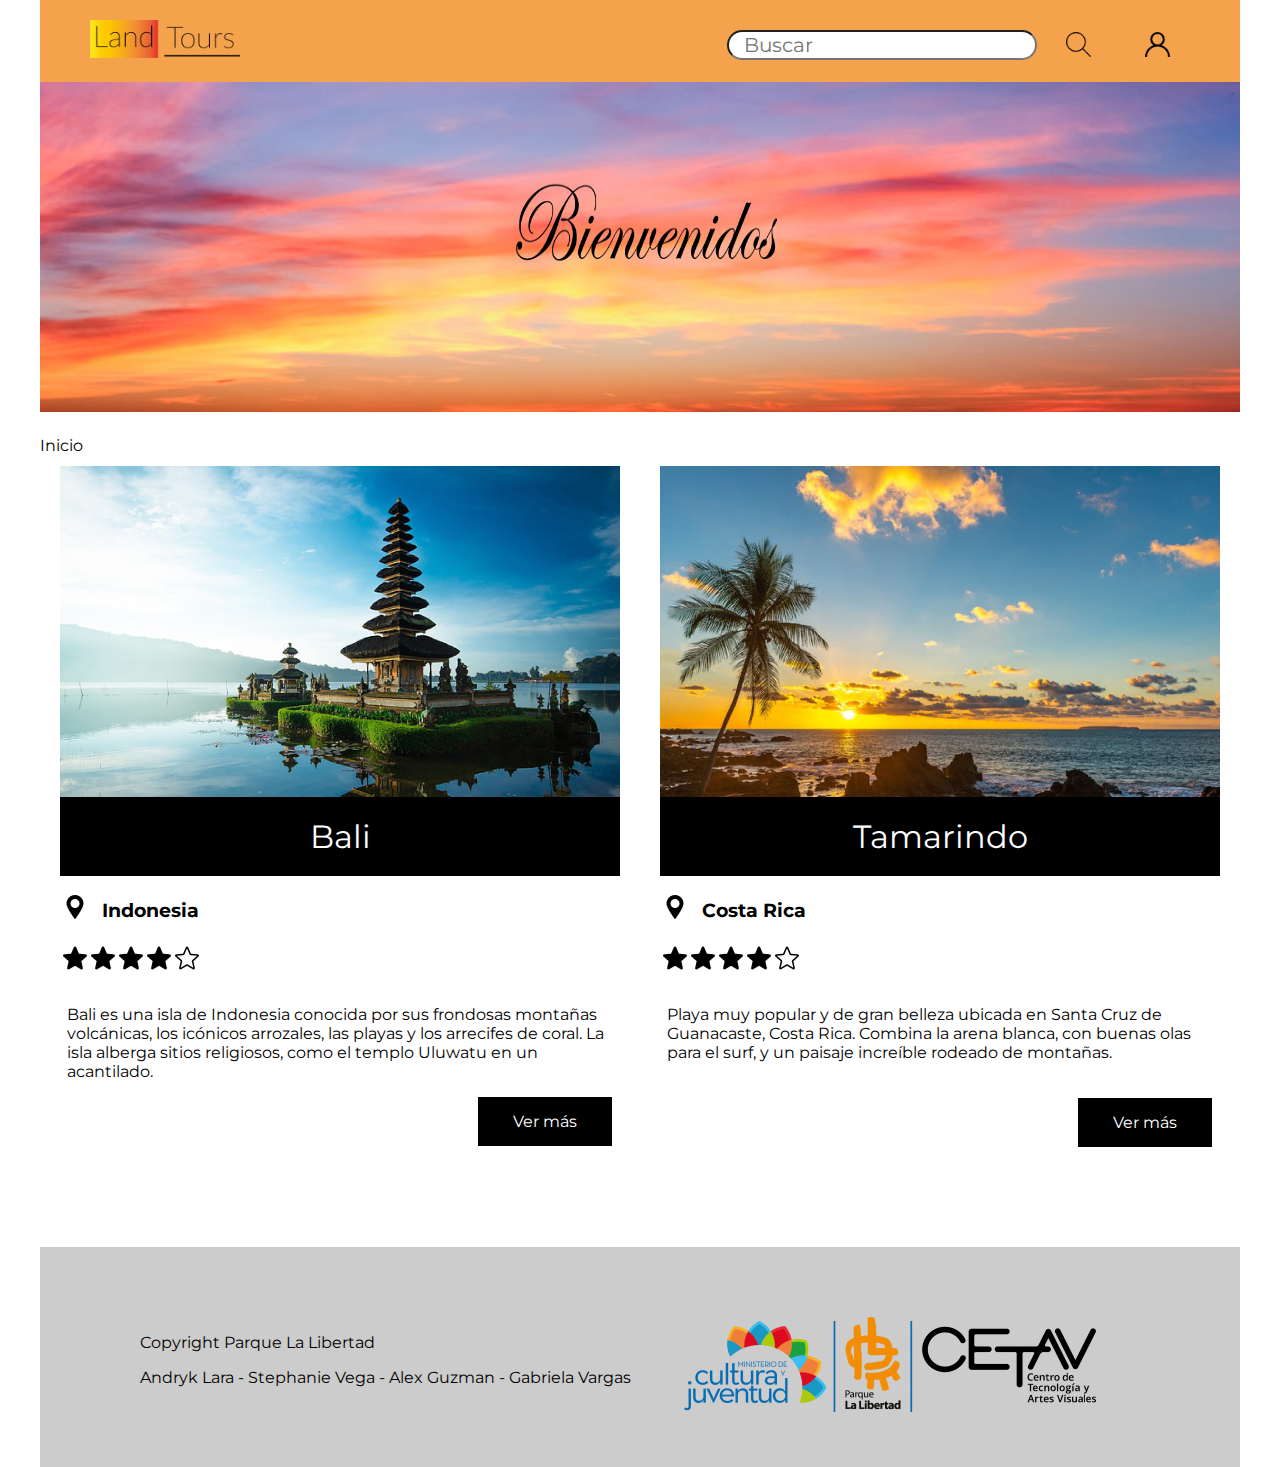
<file: index.html>
<!DOCTYPE html>
<html lang="en">
<head>
    <meta charset="UTF-8">
    <meta name="viewport" content="width=device-width, initial-scale=1.0">
    <title>Tralapa</title>
    <link rel="stylesheet" href="public/css/style.css">
    <link rel="preconnect" href="https://fonts.gstatic.com">
    <link href="https://fonts.googleapis.com/css2?family=Montserrat&display=swap" rel="stylesheet">
</head>
<body>
    <!-- PÁGINA DE INICIO -->
    <div class="contenedor-padre">
        <!-- ENCABEZADO -->
        <div class="encabezado clearfix">
            <div class="encabezado-logo clearfix">
                <a href="index.html"><img class="logo-tralapa" src="img/logoHeader.png" alt="logo"></a>
            </div>
            <div class="encabezado-buscador clearfix">
                <input class="buscador-search" type="search" placeholder="Buscar">
                <input class="buscador-submit" title="boton enviar" alt="boton enviar" src="img/lupa.png" type="image" />
                <img class="usuario-encabezado" src="img/usuario.png" alt="perfil">
            </div>
        </div>
        <div class="encabezado-banner clearfix">
            <img src="img/banner-atardecer.jpg" alt="">
        </div>
        <span class="ubicacion-pagina"><a href="#"><p>Inicio</p></a></span>
        <!-- CONTENIDO DE DESTINOS -->
        <div class="destinos clearfix">
            <div class="contenedor-destinos caja">
                <a href="infoDestino.html"><img src="img/homepage-bali.jpg" alt="imagen de bali"></a>
                <a href="infoDestino.html"><p class="nombres-destinos">Bali</p></a>
            </div>
            <div class="contenedor-destinos caja">
                <a href="#"><img src="img/homepage-tamarindo.jpg" alt=""></a>
                <a href="#"><p class="nombres-destinos">Tamarindo</p></a>
            </div>
            <div class="información-destinos clearfix">
                <img class="ubicacion-destinos" src="img/marcador-de-posicion.png" alt="icono de ubicacion">
                <h3>Indonesia</h3>
                <div class="estrellas-destinos clearfix">
                    <img src="img/estrella-rellenada.png" alt="estrella rellenada">
                    <img src="img/estrella-rellenada.png" alt="estrella rellenada">
                    <img src="img/estrella-rellenada.png" alt="estrella rellenada">
                    <img src="img/estrella-rellenada.png" alt="estrella rellenada">
                    <img src="img/estrella-sinRellenar.png" alt="estrella sin rellenar">
                </div>
                <div class="descripcion-destino clearfix">
                    <p>Bali es una isla de Indonesia conocida por sus frondosas montañas volcánicas, los icónicos arrozales, las playas y los arrecifes de coral. La isla alberga sitios religiosos, como el templo Uluwatu en un acantilado.</p>
                    <a class="error-boton" href="infoDestino.html">Ver más</a>
                </div>
            </div>
            <div class="información-destinos clearfix">
                <img class="ubicacion-destinos" src="img/marcador-de-posicion.png" alt="icono de ubicacion">
                <h3>Costa Rica</h3>
                <div class="estrellas-destinos clearfix">
                    <img src="img/estrella-rellenada.png" alt="estrella rellenada">
                    <img src="img/estrella-rellenada.png" alt="estrella rellenada">
                    <img src="img/estrella-rellenada.png" alt="estrella rellenada">
                    <img src="img/estrella-rellenada.png" alt="estrella rellenada">
                    <img src="img/estrella-sinRellenar.png" alt="estrella sin rellenar">
                </div>
                <div class="descripcion-destino clearfix">
                    <p>Playa muy popular y de gran belleza ubicada en Santa Cruz de Guanacaste, Costa Rica. Combina la arena blanca, con buenas olas para el surf, y un paisaje increíble rodeado de montañas.</p>
                    <a class="boton-descripcion" href="#">Ver más</a>
                </div>
            </div>
        </div>
        <div class="footer">
            <div class="informacion-footer">
                <p>Copyright Parque La Libertad</p>
                <p>Andryk Lara - Stephanie Vega - Alex Guzman - Gabriela Vargas</p>
            </div>
            <div class="imagenes-parque">
                <a href="https://parquelalibertad.org/"><img src="img/parqueLalibertad.png" alt=""></a>
            </div>
        </div>
    </div>
</body>
</html>
</file>
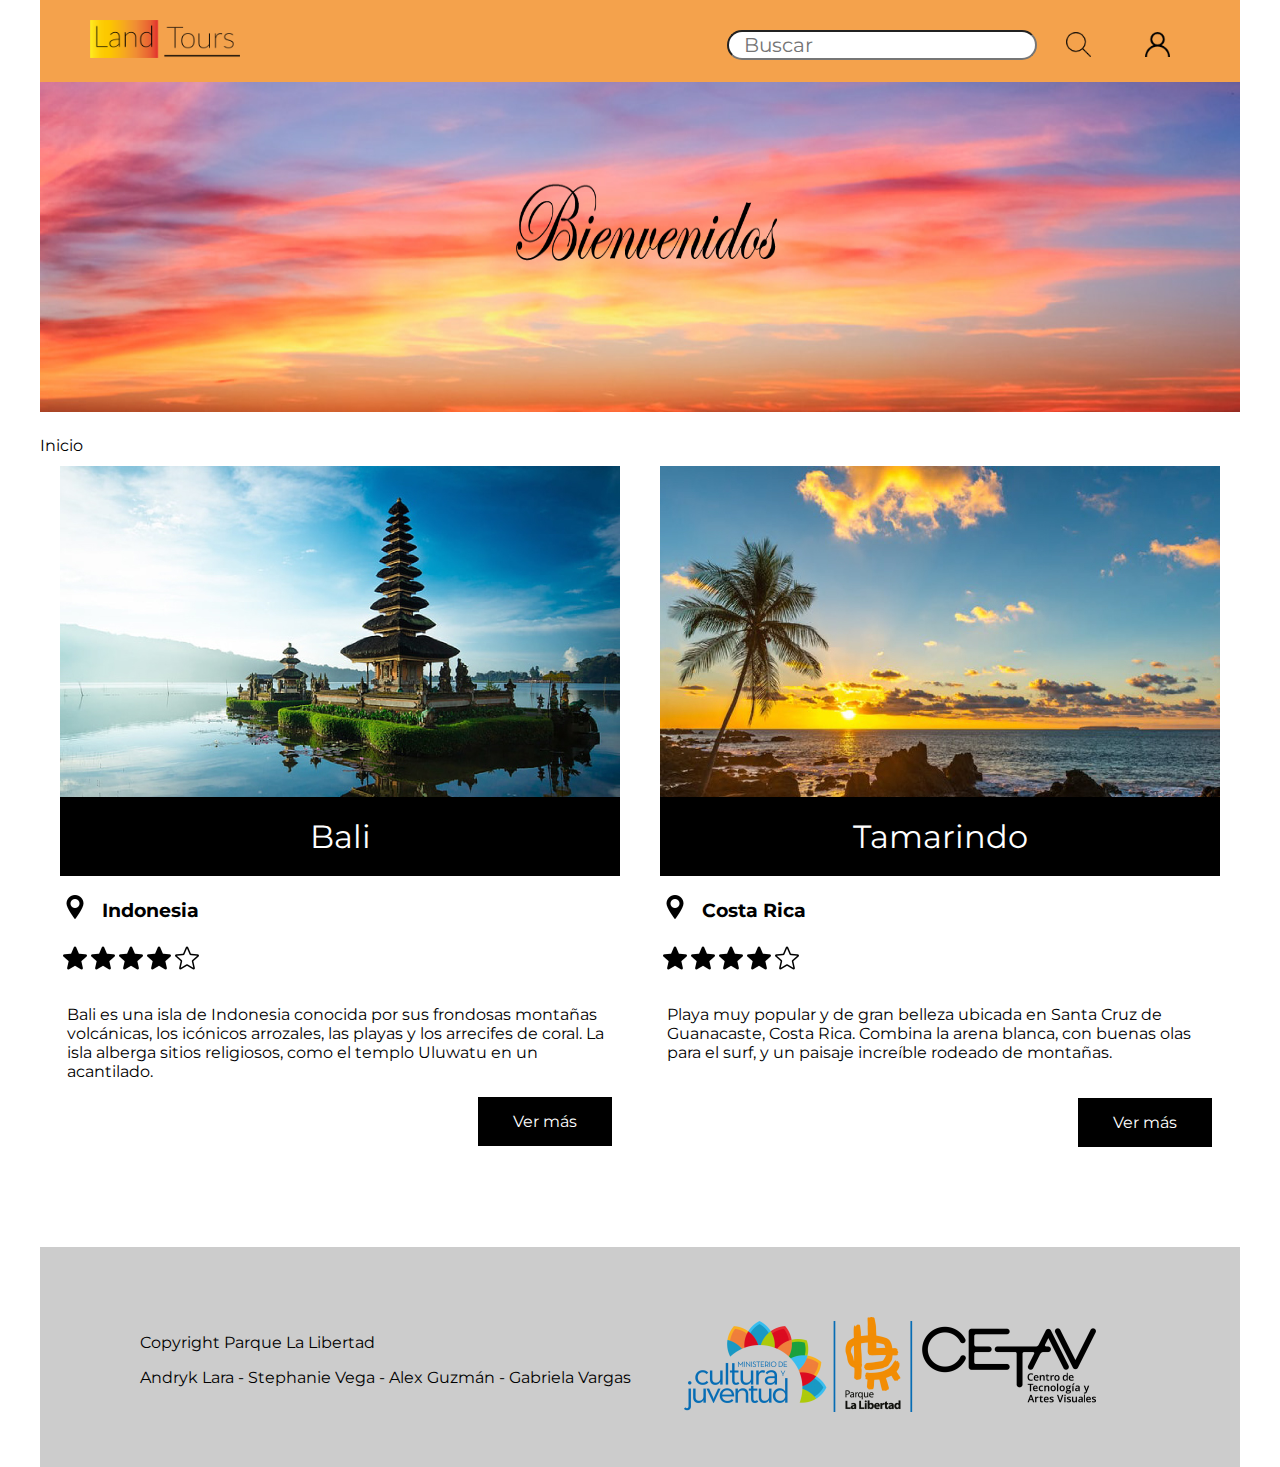
<file: homepage.html>
<!DOCTYPE html>
<html lang="en">
<head>
    <meta charset="UTF-8">
    <meta name="viewport" content="width=device-width, initial-scale=1.0">
    <title>Tralapa</title>
    <link rel="stylesheet" href="public/css/style.css">
    <link rel="preconnect" href="https://fonts.gstatic.com">
    <link href="https://fonts.googleapis.com/css2?family=Montserrat&display=swap" rel="stylesheet">
</head>
<body>
    <!-- PÁGINA DE INICIO -->
    <div class="contenedor-padre">
        <!-- ENCABEZADO -->
        <div class="encabezado clearfix">
            <div class="encabezado-logo clearfix">
                <a href="/homepage.html"><img class="logo-tralapa" src="img/logoHeader.png" alt="logo"></a>
            </div>
            <div class="encabezado-buscador clearfix">
                <input class="buscador-search" type="search" placeholder="Buscar">
                <input class="buscador-submit" title="boton enviar" alt="boton enviar" src="/img/lupa.png" type="image" />
                <img class="usuario-encabezado" src="/img/usuario.png" alt="perfil">
            </div>
        </div>
        <div class="encabezado-banner clearfix">
            <img src="/img/banner-atardecer.jpg" alt="">
        </div>
        <span class="ubicacion-pagina"><a href="#"><p>Inicio</p></a></span>
        <!-- CONTENIDO DE DESTINOS -->
        <div class="destinos clearfix">
            <div class="contenedor-destinos caja">
                <a href="/infoDestino.html"><img src="/img/homepage-bali.jpg" alt="imagen de bali"></a>
                <a href="/infoDestino.html"><p class="nombres-destinos">Bali</p></a>
            </div>
            <div class="contenedor-destinos caja">
                <a href="#"><img src="/img/homepage-tamarindo.jpg" alt=""></a>
                <a href="#"><p class="nombres-destinos">Tamarindo</p></a>
            </div>
            <div class="información-destinos clearfix">
                <img class="ubicacion-destinos" src="/img/marcador-de-posicion.png" alt="icono de ubicacion">
                <h3>Indonesia</h3>
                <div class="estrellas-destinos clearfix">
                    <img src="/img/estrella-rellenada.png" alt="estrella rellenada">
                    <img src="/img/estrella-rellenada.png" alt="estrella rellenada">
                    <img src="/img/estrella-rellenada.png" alt="estrella rellenada">
                    <img src="/img/estrella-rellenada.png" alt="estrella rellenada">
                    <img src="/img/estrella-sinRellenar.png" alt="estrella sin rellenar">
                </div>
                <div class="descripcion-destino clearfix">
                    <p>Bali es una isla de Indonesia conocida por sus frondosas montañas volcánicas, los icónicos arrozales, las playas y los arrecifes de coral. La isla alberga sitios religiosos, como el templo Uluwatu en un acantilado.</p>
                    <a class="error-boton" href="/infoDestino.html">Ver más</a>
                </div>
            </div>
            <div class="información-destinos clearfix">
                <img class="ubicacion-destinos" src="/img/marcador-de-posicion.png" alt="icono de ubicacion">
                <h3>Costa Rica</h3>
                <div class="estrellas-destinos clearfix">
                    <img src="/img/estrella-rellenada.png" alt="estrella rellenada">
                    <img src="/img/estrella-rellenada.png" alt="estrella rellenada">
                    <img src="/img/estrella-rellenada.png" alt="estrella rellenada">
                    <img src="/img/estrella-rellenada.png" alt="estrella rellenada">
                    <img src="/img/estrella-sinRellenar.png" alt="estrella sin rellenar">
                </div>
                <div class="descripcion-destino clearfix">
                    <p>Playa muy popular y de gran belleza ubicada en Santa Cruz de Guanacaste, Costa Rica. Combina la arena blanca, con buenas olas para el surf, y un paisaje increíble rodeado de montañas.</p>
                    <a class="boton-descripcion" href="#">Ver más</a>
                </div>
            </div>
        </div>
        <div class="footer">
            <div class="informacion-footer">
                <p>Copyright Parque La Libertad</p>
                <p>Andryk Lara - Stephanie Vega - Alex Guzmán - Gabriela Vargas</p>
            </div>
            <div class="imagenes-parque">
                <a href="https://parquelalibertad.org/"><img src="/img/parqueLalibertad.png" alt=""></a>
            </div>
        </div>
    </div>
</body>
</html>
</file>
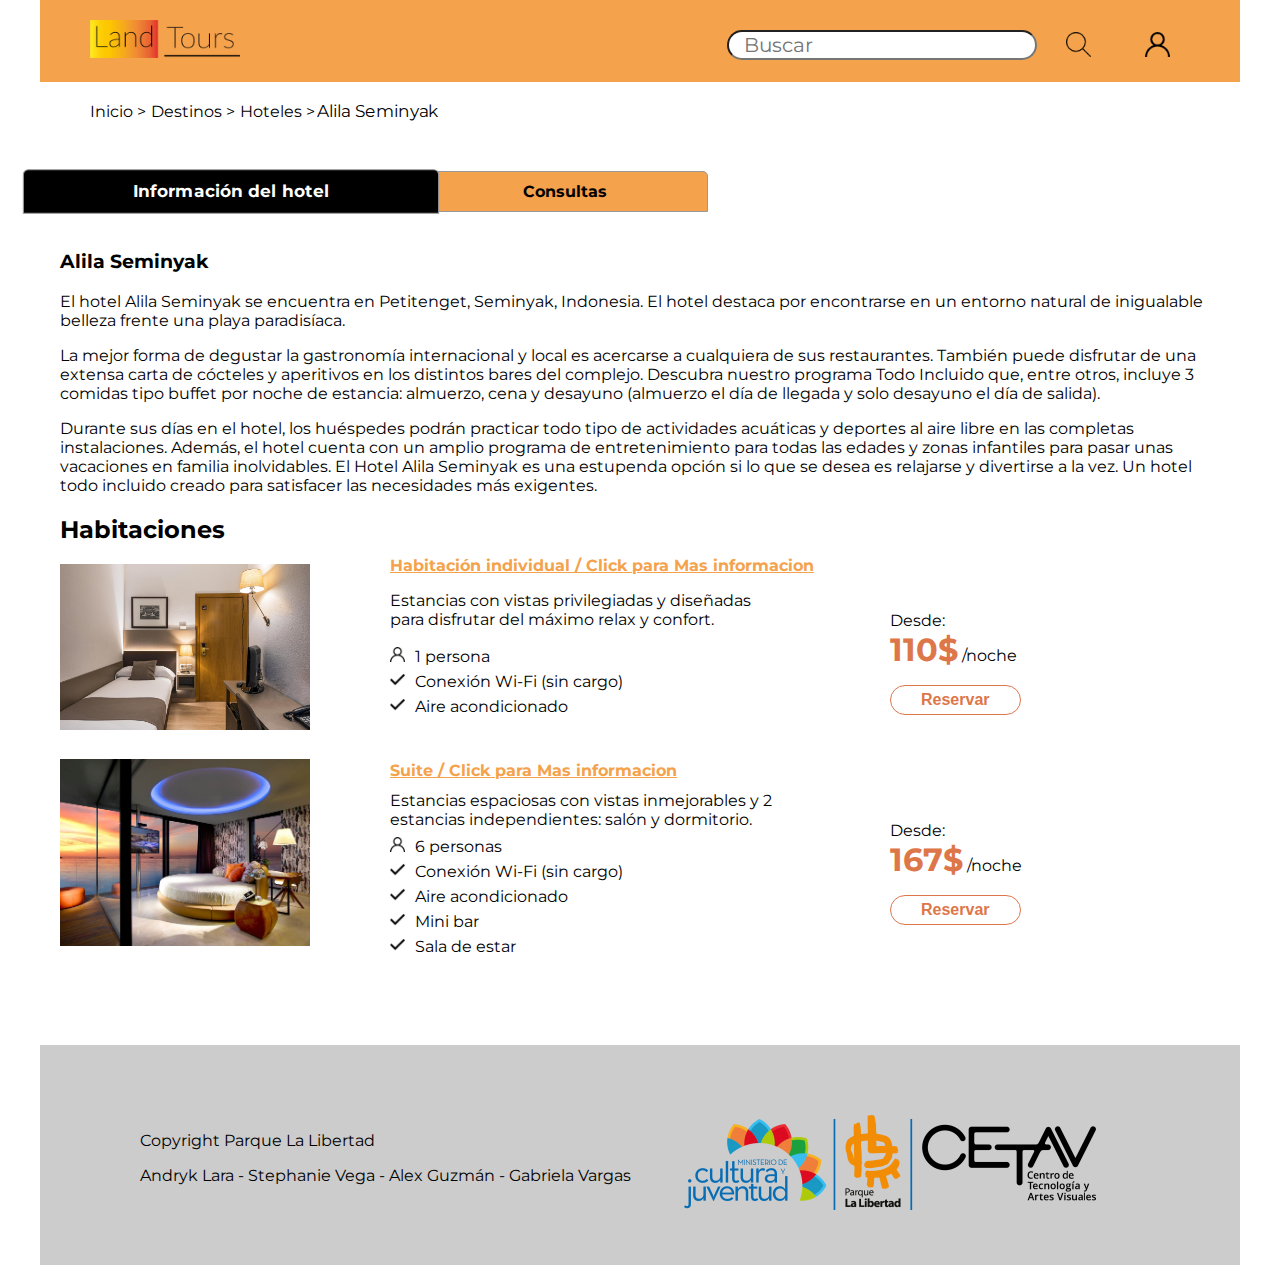
<file: info-hotel.html>
<!DOCTYPE html>
<html lang="en">
<head>
  <meta charset="UTF-8">
  <meta name="viewport" content="width=device-width, initial-scale=1.0">
  <link rel="stylesheet" href="public/css/style.css">
  <link rel="preconnect" href="https://fonts.gstatic.com">
  <link href="https://fonts.googleapis.com/css2?family=Montserrat&display=swap" rel="stylesheet">
</head>
<body>
  <div class="wrapper">
  <!--Header-->
    <div class="encabezado clearfix">
      <div class="encabezado-logo clearfix">
        <a href="index.html"><img class="logo-tralapa" src="img/logoHeader.png" alt="logo"></a>
      </div>
      <div class="encabezado-buscador clearfix">
          <input class="buscador-search" type="search" placeholder="Buscar">
          <input class="buscador-submit" title="boton enviar" alt="boton enviar" src="img/lupa.png" type="image" />
          <img class="usuario-encabezado" src="img/usuario.png" alt="perfil">
      </div>
    </div>
    <div class="navegation">
      <span class="ubicacion-pagina clearfix"><a href="index.html"><p>Inicio &#62 </p></a><a href="infoDestino.html"><p>Destinos &#62</p></a><a href="info-hotel.html "><p>Hoteles &#62</p></a><a href="#"><p class="active">Alila Seminyak</p></a></span>
    </div>
    <!--Contenido tabs-->
    <div class="tabs">
      <ul class="tabs-tablist">
        <li><a href="#tab-1" class="tabs-tablist-item">Información del hotel</a></li>
        <li><a href="#tab-2" class="tabs-tablist-item">Consultas</a></li>
      </ul>
      <!--Primer contenido tabs-->
      <div class="tabs-content">
      <!--Descripción Hotel-->
        <div id="tab-1" class="tabs-content-item">
          <h3>Alila Seminyak</h3>
            <p>El hotel Alila Seminyak se encuentra en Petitenget, Seminyak, Indonesia.
              El hotel destaca por encontrarse en un entorno natural de inigualable belleza
              frente una playa paradisíaca.
            </p>
            <p>La mejor forma de degustar la gastronomía internacional y local es acercarse a cualquiera de sus restaurantes. También puede disfrutar de una extensa carta de cócteles y aperitivos en los distintos bares del complejo. Descubra nuestro programa Todo Incluido que, entre otros, incluye 3 comidas tipo buffet por noche de estancia: almuerzo, cena y desayuno (almuerzo el día de llegada y solo desayuno el día de salida).</p>
            <p>
              Durante sus días en el hotel, los huéspedes podrán practicar todo tipo de actividades acuáticas y deportes al aire libre en las completas instalaciones. Además, el hotel cuenta con un amplio programa de entretenimiento para todas las edades y zonas infantiles para pasar unas vacaciones en familia inolvidables.

            El Hotel Alila Seminyak  es una estupenda opción si lo que se desea es relajarse y divertirse a la vez. Un hotel todo incluido creado para satisfacer las necesidades más exigentes.
            </p>
          <div class="hotel-info">
      <!--Descripción corta habitaciones-->
            <h2>Habitaciones</h2>
            <div class="hotel-info-room">
              <img class="rooms" src="img/Hab-individual.jpg" alt="habitacion individual">
              <a  id="room-indiv" href="#">Habitación individual / Click para Mas informacion</a>
              <p>Estancias con vistas privilegiadas y diseñadas
              </br>
                para disfrutar del máximo relax y confort.
              </p>
              <div class="rooms-info" class="clearfix">
                <ul class="rooms-list">
                  <li><img class="usuario" src="img/usuario.png" alt="imagen usuario">1 persona</li>
                  <li><img class="check"src="img/check.png" alt="check">Conexión Wi-Fi (sin cargo)</li>
                  <li><img class="check"src="img/check.png" alt="check">Aire acondicionado</li>
                </ul>
              </div>
              <div class="price">
                <p>Desde:
                </br>
                  <span>110$</span> /noche</p>
                <button class="boton-reservar">Reservar</button>
              </div>
            </div>
          </div>
          <div class="hotel-info">
            <div class="room-suite">
              <img class="rooms" src="img/hab-suit.jpg" alt="habitacion suit">
              <a id="suite-modal"href="#">Suite / Click para Mas informacion</a>
              <p>Estancias espaciosas con vistas inmejorables y 2
              </br>
                estancias independientes: salón y dormitorio.
              </p>
              <div class="rooms-info-suite" class="clearfix">
                <ul class="suite-list">
                  <li><img class="usuario" src="img/usuario.png" alt="personita">6 personas</li>
                  <li><img class="check"src="img/check.png" alt="check">Conexión Wi-Fi (sin cargo)</li>
                  <li><img class="check"src="img/check.png" alt="check">Aire acondicionado</li>
                  <li><img class="check"src="img/check.png" alt="check">Mini bar</li>
                  <li><img class="check"src="img/check.png" alt="check">Sala de estar</li>
                </ul>
              </div>
              <div class="price-suite">
                <p>Desde:
                </br>
                  <span>167$</span> /noche</p>
                <button class="boton-reservar">Reservar</button>
              </div>
            </div>
          </div>
        </div>
      <!--Segunddo contenido tabs-->
        <div id="tab-2" class="tabs-content-item">
      <!--Formulario de contacto-->
          <div class="wrapper-form">
            <h1>Contáctenos</h1>
            <form class="query-form">
              <label for="name">Nombre</label>
              <input type="text" required>
              <label for="email">Correo electrónico</label>
              <input type="text" required>
              <label for="phone">Telefóno</label>
              <input type="text">
              <label for="message">Mensaje</label>
              <textarea rows="5" cols="30" required></textarea>
              <div class="button-submit">
                <button type="submit" value="submit" class="submit">Enviar</button>
              </div>
            </form>
          </div>
        </div>
        <!--MODAL/descripción larga habitaciones-->
        <div id="modal-container" class="modal-container">
          <div id="modal-content" class="modal-content">
            <img class="room-indiv-modal" src="img/Hab-individual.jpg" alt="habitacion individual">
            <img class="services" src="img/servicios-basicos.jpg" alt="imagen servicios básicos">
            <p>La habitación individual está diseñada para disfrutar del máximo relax y confort.Están decoradas en colores cálidos para proporcionar el mayor descanso a nuestros huéspedes.Está equipada con todo lo necesario para satisfacer las necesidades básicas,incluye una cama, escritorio, ducha, y televisión con cable</p>
          </div>
          <span><a id="close" class="close-modal" href="#">X</a></span>
        </div>
        <!--MODAL/descripción larga suite-->
        <div id="modal-container-suite" class="modal-container-suite">
          <div id="modal-content-suite" class="modal-content-suite">
            <img class="room-suite-modal" src="img/hab-suit.jpg" alt="habitacion suite">
            <img class="services" src="img/servicios-basicos.jpg" alt="imagen servicios básicos">
            <p>Este hotel cuenta con 4 suites de 74 m2, distribuidas en 2 estancias: un salón y un dormitorio. Estas habitaciones situadas en el segundo piso, son muy espaciosas y disponen de inmejorables vistas.Son la opción más lujosa y elegante, pensadas especialmente para huéspedes que deseen un plus de confort y exclusividad durante las vacaciones.</p>
          </div>
          <span><a id="close-suite" class="close-modal-suite" href="#">X</a></span>
        </div>
      </div>
    </div>
    <!--Footer-->
    <div class="footer">
      <div class="informacion-footer">
          <p>Copyright Parque La Libertad</p>
          <p>Andryk Lara - Stephanie Vega - Alex Guzmán - Gabriela Vargas</p>
      </div>
      <div class="imagenes-parque">
          <img src="img/parqueLalibertad.png" alt="">
      </div>
  </div>
  </div>
  <script src="js/infoDestino.js"></script>
</body>
</html>
</file>
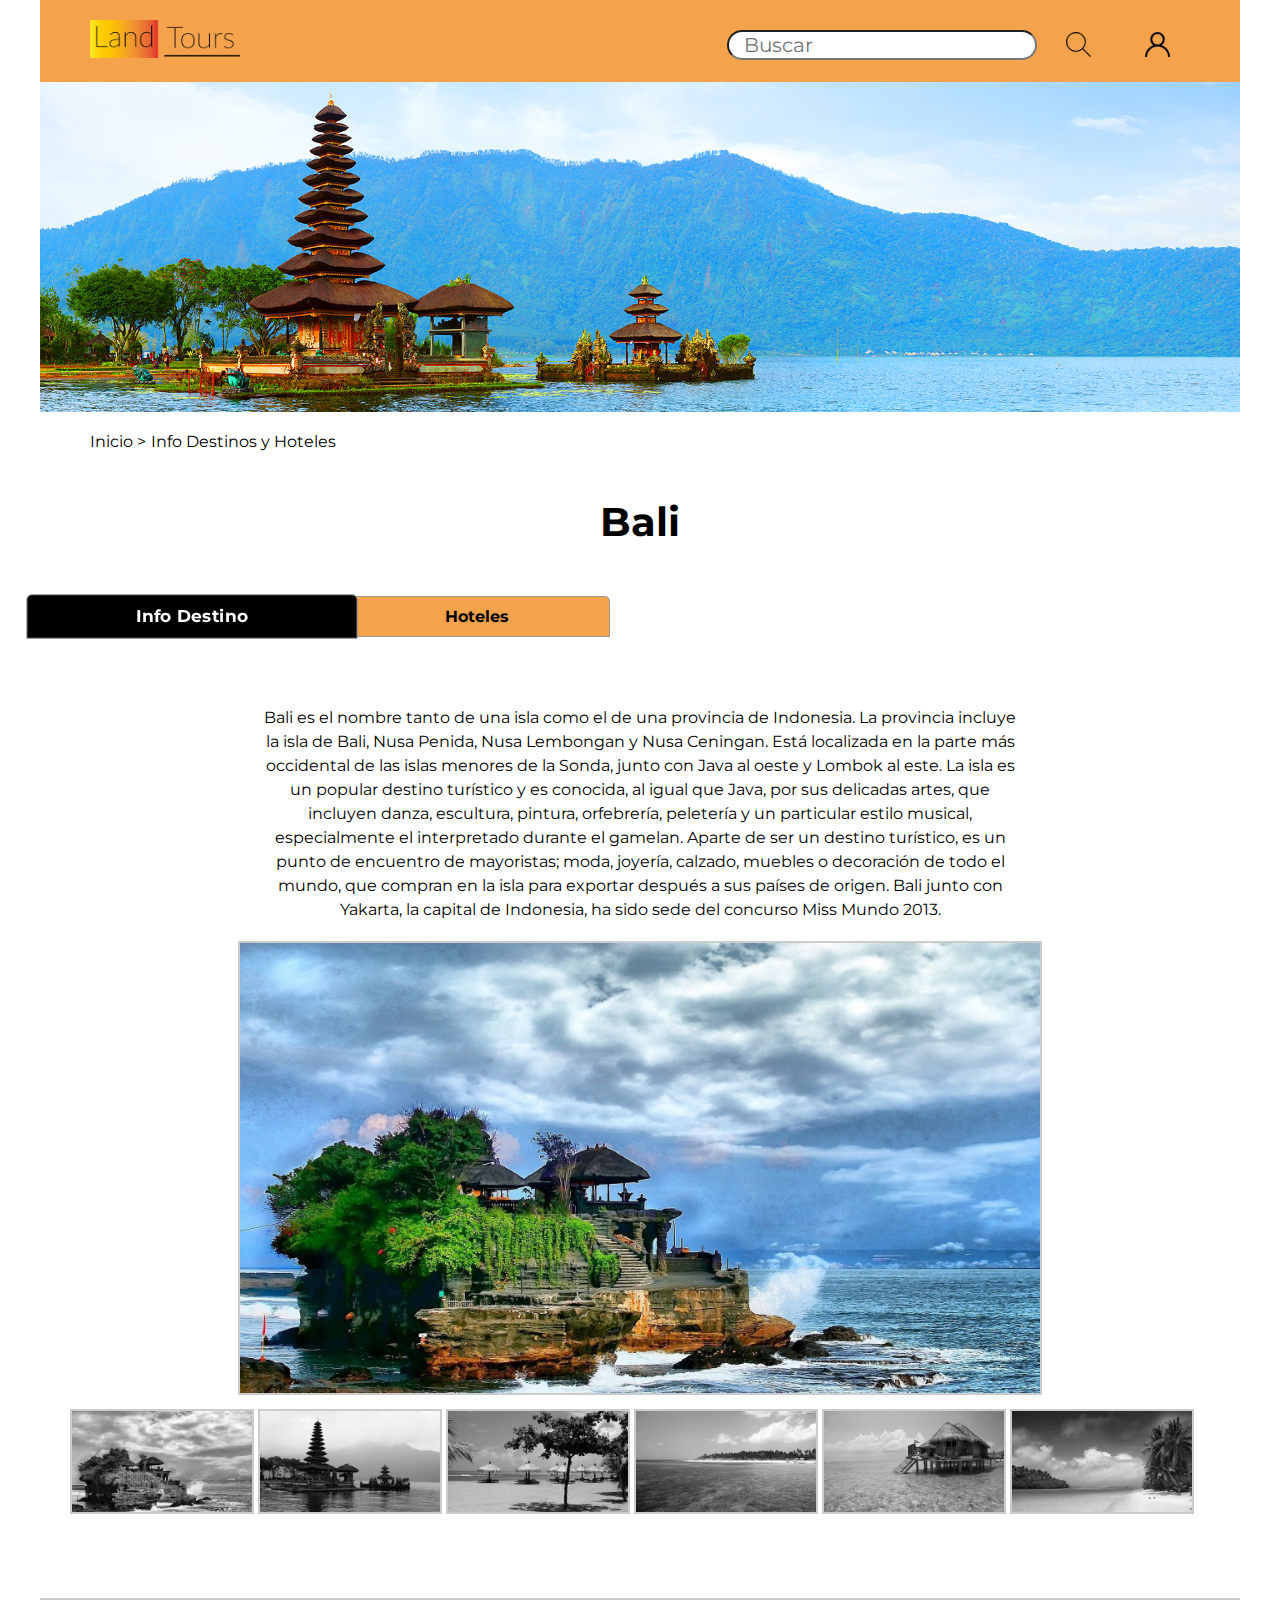
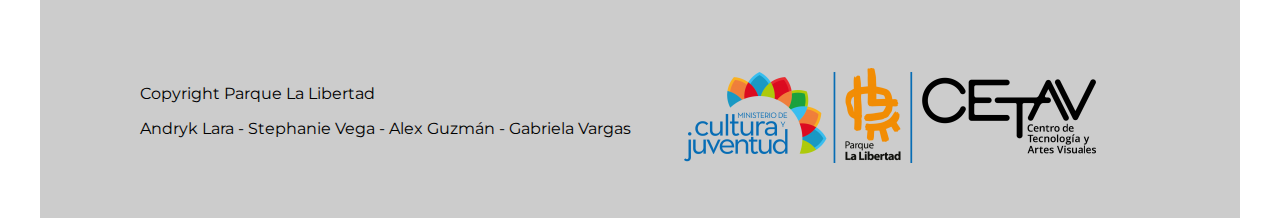
<file: infoDestino.html>
<!DOCTYPE html>
<html lang="en">
   <head>
      <meta charset="UTF-8">
      <meta name="viewport" content="width=device-width, initial-scale=1.0">
      <link rel="stylesheet" href="public/css/style.css">
      <link rel="preconnect" href="https://fonts.gstatic.com">
      <link href="https://fonts.googleapis.com/css2?family=Montserrat&display=swap" rel="stylesheet">
      <title>Info</title>
   </head>
   <body>
      <div class="encabezado clearfix">
         <div class="encabezado-logo clearfix">
             <a href="index.html"><img  class="logo-tralapa" src="img/logoHeader.png" alt="logo"></a>
         </div>
         <div class="encabezado-buscador clearfix">
             <input class="buscador-search" type="search" placeholder="Buscar">
             <input class="buscador-submit" title="boton enviar" alt="boton enviar" src="img/lupa.png" type="image" />
             <img class="usuario-encabezado" src="img/usuario.png" alt="perfil">
         </div>
     </div>
      <div class="banner">
      </div>
      <div class="navegation">
        <span class="ubicacion-pagina clearfix"><a href="index.html"><p>Inicio &#62 </p></a><a href="#"><p>Info Destinos y Hoteles</p></a></span>
      </div>
      <br>
      <h1>Bali</h1>
      <div class="tabs">
         <ul class="tabs-tablist">
            <li><a href="#tab-1" class="tabs-tablist-item">Info Destino</a></li>
            <li><a href="#tab-2" class="tabs-tablist-item">Hoteles</a></li>
         </ul>
         <div class="tabs-content">
            <div id="tab-1" class="tabs-content-item">
               <div class="info-text">
                  Bali es el nombre tanto de una isla como el de una provincia de Indonesia. La provincia incluye la isla de Bali, Nusa Penida, Nusa Lembongan y Nusa Ceningan. Está localizada en la parte más occidental de las islas menores de la Sonda, junto con Java al oeste y Lombok al este. La isla es un popular destino turístico y es conocida, al igual que Java, por sus delicadas artes, que incluyen danza, escultura, pintura, orfebrería, peletería y un particular estilo musical, especialmente el interpretado durante el gamelan. Aparte de ser un destino turístico, es un punto de encuentro de mayoristas; moda, joyería, calzado, muebles o decoración de todo el mundo, que compran en la isla para exportar después a sus países de origen. Bali junto con Yakarta, la capital de Indonesia, ha sido sede del concurso Miss Mundo 2013.
               </div>
               <br>
               <div id="img-grande">
                  <img class="imagengrande" src="img/1.jpg">
               </div>
               <div id="subimagen">
                  <img class="img-small" alt="bali"src="img/1.jpg">
                  <img class="img-small" alt="bali" src="img/2.jpg">
                  <img class="img-small" alt="bali" src="img/3.jpg">
                  <img class="img-small" alt="bali" src="img/4.jpg">
                  <img class="img-small" alt="bali" src="img/5.jpg">
                  <img class="img-small" alt="bali" src="img/6.jpg">
               </div>
            </div>
            <div id="tab-2" class="tabs-content-item">
              <div class="box1">
                <a href="info-hotel.html"><img src="img/Hotel_Bali1.PNG" alt="Alila Seminyak" class="img-hotel"></a>
                <h2>Alila Seminyak</h2>
                <a href="#"><img src="img/Estrellas.png" alt="Stars" id="star1"></a>
                <br>
                <a href="#"><img src="img/Location.png" alt="Location" class="location"></a>
                <h5>Petitenget, Seminyak</h4>
                <p>A 2.5 km del Centro</p>
                <p>Este complejo lujoso de 5 estrellas se encuentra en Seminyak, frente
                    al mar. Cuenta con piscina al aire libre, spa y centro de fitness.
                    Hay conexión WiFi gratuita en todas las instalaciones.
                </p>
                <a href="info-hotel.html"><button type="button" class="button">Saber más</button></a>
            </div>
            <!--Four Seasons Resort Bali at Jimbaran Bay-->
            <div class="box2">
                <a href="info-hotel.html"><img src="img/Hotel_Bali2.PNG" alt="Four Seasons Resort Bali at Jimbaran Bay" class="img-hotel"></a>
                <h2>Four Seasons Resort Bali at Jimbaran Bay</h2>
                <a href="#"><img src="img/Estrellas.png" alt="Stars" id="star2"></a>
                <br>
                <a href="#"><img src="img/Location.png" alt="Location" class="location"></a>
                <h5>Bahia de Jimbaran, Jimbaran</h4>
                <p>A 550 m del Centro</p>
                <p>El Four Seasons Resort Bali at Jimbaran Bay está en un extremo de la bahía de Jimbaran
                    y tiene una piscina al aire libre con vistas impresionantes al océano Índico.
                </p>
                <a href="info-hotel.html"><button type="button" class="button">Saber más</button></a>
            </div>
            <!--The Kayon Jungle Resort by Pramana-->
            <div class="box3">
                <a href="#"><img src="img/Hotel_Bali3.PNG" alt="The Kayon Jungle Resort by Pramana" class="img-hotel"></a>
                <h2>The Kayon Jungle Resort by Pramana</h2>
                <a href="#"><img src="img/Estrellas.png" alt="Stars" id="star3"></a>
                <br>
                <a href="#"><img src="img/Location.png" alt="Location" class="location"></a>
                <h5>Udub</h5>
                <p>A 9 km del Centro</p>
                <p>El The Kayon Jungle Resort está ubicado entre la vegetación tropical de Ubud y
                    ofrece alojamiento con piscina al aire libre.
                </p>
                <p class="reservation">
                    Reservado 4 veces en las 12 últimas horas
                </p>
                <a href="#"><button type="button" id="button-sabermas">Saber más</button></a>
            </div>
            <a href="#"><button type="button" id="button-sabermashoteles">Buscar más hoteles</button></a>
            </div>
         </div>
      </div>
      <div class="footer">
         <div class="informacion-footer">
             <p>Copyright Parque La Libertad</p>
             <p>Andryk Lara - Stephanie Vega - Alex Guzmán - Gabriela Vargas</p>
         </div>
         <div class="imagenes-parque">
             <img src="img/parqueLalibertad.png" alt="">
         </div>
     </div>
      <script src="js/infoDestino.js"></script>
   </body>
</html>
</file>
<file: public/css/style.css>
@charset "UTF-8";
body {
  width: 1200px;
  margin: 0 auto; }

h1 {
  font-size: 2.5rem;
  text-align: center; }

p {
  font-size: 1rem; }

.navegation {
  margin-left: 50px; }

.ubicacion-pagina a {
  float: left;
  text-decoration: none; }

.ubicacion-pagina a {
  color: #000;
  margin-right: 5px; }

.encabezado {
  background-color: #F4A24C;
  margin-bottom: 0px;
  /* VARIA */ }

.encabezado-logo {
  width: 25%;
  float: left;
  margin-left: 50px; }

.logo-tralapa {
  width: 50%;
  padding-top: 20px;
  padding-bottom: 20px; }

.encabezado-buscador {
  float: right; }

.buscador-search {
  font-size: 20px;
  font-family: 'Montserrat', sans-serif;
  margin-top: 30px;
  padding: 1px 15px;
  border-radius: 100px; }

.buscador-search:focus {
  outline: none; }

.buscador-submit {
  width: 25px;
  padding-top: 5px;
  padding-right: 25px;
  padding-bottom: 5px;
  padding-left: 25px;
  position: relative;
  top: 10px; }

.buscador-submit:focus {
  outline: none; }

.buscador-submit:hover {
  background-color: #d67710;
  border-radius: 100px; }

.encabezado-buscador img {
  padding-top: 5px;
  padding-right: 25px;
  padding-bottom: 5px;
  padding-left: 25px;
  position: relative;
  top: 10px; }

.encabezado-buscador img:hover {
  background-color: #d67710;
  border-radius: 100px; }

.banner {
  height: 330px;
  max-width: 1200px;
  margin: auto;
  background-image: url("../../img/bali-banner.jpg");
  background-size: cover; }

body {
  margin: 0 auto;
  font-family: 'Montserrat', sans-serif; }

h1 {
  font-size: 2.5rem;
  text-align: center; }

p {
  font-size: 1rem; }

.encabezado {
  background-color: #F4A24C;
  margin-bottom: 0px;
  /* VARIA */ }

.encabezado-logo {
  width: 25%;
  float: left;
  margin-left: 50px; }

.logo-tralapa {
  width: 50%;
  padding-top: 20px;
  padding-bottom: 20px; }

.encabezado-buscador {
  float: right;
  margin-right: 10%; }

.buscador-search {
  font-size: 20px;
  font-family: 'Montserrat', sans-serif;
  margin-top: 30px;
  padding: 1px 15px;
  border-radius: 100px; }

.buscador-search:focus {
  outline: none; }

.buscador-submit {
  width: 25px;
  padding-top: 5px;
  padding-right: 25px;
  padding-bottom: 5px;
  padding-left: 25px;
  position: relative;
  top: 10px; }

.usuario-encabezado {
  width: 25px;
  margin-right: -75px; }

.buscador-submit:focus {
  outline: none; }

.buscador-submit:hover {
  background-color: #d67710;
  border-radius: 100px; }

.encabezado-buscador img {
  padding-top: 5px;
  padding-right: 25px;
  padding-bottom: 5px;
  padding-left: 25px;
  position: relative;
  top: 10px; }

.encabezado-buscador img:hover {
  background-color: #d67710;
  border-radius: 100px; }

.encabezado-banner {
  width: 1200px;
  position: relative; }

.encabezado-banner img {
  width: 100%;
  height: 330px; }

/* UBICACION PAGINA */
.ubicacion-pagina p {
  font-family: 'Montserrat', sans-serif;
  margin: 0 auto;
  margin-top: 20px; }

.ubicacion-pagina a {
  color: black;
  text-decoration: none; }

/* DESTINOS */
.destinos {
  width: 1200px;
  margin: 0 auto;
  margin-top: 50px;
  margin-bottom: 100px; }

.caja {
  position: relative;
  float: left;
  margin-right: 20px;
  margin-left: 20px; }

p.nombres-destinos {
  color: white;
  width: 100%;
  font-size: 2rem;
  font-family: 'Montserrat', sans-serif;
  text-align: center;
  background-color: black;
  padding: 20px 0;
  position: absolute;
  bottom: -28px;
  left: 0; }

.información-destinos {
  width: 46.7%;
  font-family: 'Montserrat', sans-serif;
  margin-left: 1%;
  margin-right: 2.3%;
  float: left; }

.ubicacion-destinos {
  float: left;
  position: relative;
  top: 15px;
  margin-left: 2%;
  margin-right: 15px; }

.estrellas-destinos {
  float: left;
  position: relative;
  top: -15px;
  margin-top: 20px;
  margin-left: 2%; }

.descripcion-destino {
  font-size: 1rem;
  padding-left: 15px;
  float: left; }

.boton-descripcion {
  color: white;
  background-color: black;
  float: right;
  margin-top: 20px;
  padding: 15px 35px;
  text-decoration: none; }

.error-boton {
  color: white;
  background-color: black;
  float: right;
  padding: 15px 35px;
  text-decoration: none; }

.error-boton:hover{ 
  background-color: #F4A24C;
}

.boton-descripcion:hover{
  background-color: #F4A24C;
}

.boton-descripcion:hover {
  background-color: #F4A24C; }

.boton-descripcion:active {
  background-color: #f79226; }

.tabs {
  max-width: 1280px;
  margin: auto;
  margin-bottom: 50px;
  margin-top: 50px; }

.tabs-tablist {
  list-style-type: none;
  margin: 0;
  padding: 0;
  display: flex;
  margin-bottom: -1px; }

.tabs-tablist-item {
  display: block;
  padding: 10px 100px;
  color: black;
  text-decoration: none;
  font-weight: 700;
  background-color: #F4A24C;
  border-radius: 5px 5px 0 0;
  border: 1px solid #999; }

/* Clase asignada por js */
.js-active {
  background-color: black;
  color: white;
  transition: 0.5s;
  transform: scale(1.09); }

.js-content-hidden {
  display: none; }

.wrapper-form {
  width: 200px;
  margin: 0 auto; }

/* Css de Galeria */
#subimagen {
  padding: 10px;
  margin: auto; }

#subimagen img {
  margin: auto;
  width: 180px;
  filter: grayscale(100%);
  transition: 0.2s;
  border: 2px solid #ccc; }

#subimagen img:hover {
  filter: grayscale(0%); }

#img-grande {
  text-align: center; }

#img-grande img {
  max-width: 800px;
  margin: auto;
  border: 2px solid #ccc; }

.info-text {
  margin-top: 50px;
  padding-left: 200px;
  text-align: center;
  padding-right: 200px;
  font-family: 'Montserrat', sans-serif;
  line-height: 1.5rem;
  font-size: 1rem; }

/* Clase para resaltar la imagen activa manejada con JavaScript */
.active {
  transform: scale(1.05); }

/* FOOTER */
.footer {
  margin-top: 100px;
  display: block;
  margin: auto;
  background-color: #CCCCCC;
  padding-top: 20px;
  padding-bottom: 200px; }

.informacion-footer {
  color: black;
  font-size: 1rem;
  font-family: 'Montserrat', sans-serif;
  width: 45%;
  float: left;
  padding-top: 50px;
  margin-left: 100px; }

.usuario-encabezado {
  width: 25px; }

.imagenes-parque {
  float: right;
  margin-right: 12%;
  padding-top: 50px; }

.clearfix::after {
  content: "";
  clear: both;
  display: table; }

.wrapper-form {
  width: 200px;
  margin: 0 auto; }

/*Estilos de los tabs*/
.tabs-content {
  position: relative;
  padding: 20px; }

/*habitacion individual*/
.usuario {
  width: 15px;
  margin-right: 10px; }

.rooms {
  width: 250px;
  margin-bottom: 25px; }

.hotel-info-room a {
  color: #F4A24C;
  font-weight: bold;
  position: absolute;
  bottom: 420px;
  left: 350px; }

.hotel-info-room > p {
  position: absolute;
  bottom: 350px;
  left: 350px; }

.rooms-info {
  position: absolute;
  bottom: 260px;
  left: 350px; }

/*habitacion individual beneficios*/
.check {
  width: 15px;
  margin-right: 10px; }

.rooms-list {
  list-style: none;
  padding: 0; }

.rooms-list li {
  line-height: 25px; }

/*habitacion individual precio*/
.price {
  position: absolute;
  bottom: 280px;
  left: 850px; }

.price span {
  color: #dd7649;
  font-size: 2rem;
  font-weight: bold; }

/*suite*/
.room-suite a {
  color: #F4A24C;
  font-weight: bold;
  position: absolute;
  bottom: 215px;
  left: 350px; }

.room-suite > p {
  position: absolute;
  bottom: 150px;
  left: 350px; }

.rooms-info-suite {
  position: absolute;
  bottom: 20px;
  left: 350px; }

/*suite beneficios*/
.check {
  width: 15px; }

.suite-list {
  list-style: none;
  padding: 0; }

.suite-list li {
  line-height: 25px; }

/*suite precio*/
.price-suite {
  position: absolute;
  bottom: 70px;
  left: 850px; }

.price-suite span {
  color: #dd7649;
  font-size: 2rem;
  font-weight: bold; }

/*Modal habitación individual*/
.modal-container {
  display: none;
  position: fixed;
  z-index: 1;
  padding-top: 100px;
  left: 0;
  top: 0;
  width: 100%;
  height: 100%;
  overflow: auto;
  background-color: black;
  background-color: rgba(0, 0, 0, 0.4); }

.modal-content {
  background-color: #fefefe;
  margin: auto;
  padding: 20px;
  border-top: 10px solid #F4A24C;
  width: 60%; }

.modal-content p {
  padding-bottom: 100px; }

.close-modal {
  color: #F4A24C;
  text-decoration: none;
  font-size: 28px;
  font-weight: bold;
  position: absolute;
  left: 75%;
  top: 120px;
  bottom: 200px; }

.room-indiv-modal {
  width: 330px; }

.services {
  width: 280px;
  margin-left: 60px; }

/*Modal Suite*/
.modal-container-suite {
  display: none;
  position: fixed;
  z-index: 1;
  padding-top: 100px;
  left: 0;
  top: 0;
  width: 100%;
  height: 100%;
  overflow: auto;
  background-color: black;
  background-color: rgba(0, 0, 0, 0.4); }

.modal-content-suite {
  background-color: #fefefe;
  margin: auto;
  padding: 20px;
  border-top: 10px solid #F4A24C;
  width: 60%; }

.modal-content-suite p {
  padding-bottom: 100px; }

.close-modal-suite {
  color: #F4A24C;
  text-decoration: none;
  font-size: 2rem;
  font-weight: bold;
  position: absolute;
  left: 75%;
  top: 120px;
  bottom: 200px; }

.room-suite-modal {
  width: 330px; }

.services {
  width: 280px;
  margin-left: 60px; }

.plus {
  width: 100px;
  position: absolute;
  bottom: 250px; }

#suite-modal:hover {
  color: #F44611; }

#room-indiv:hover {
  color: #F44611; }

/*Asignada por Js funcionamiento modal*/
.js-block {
  display: block; }

/*FORM*/
.query-form label {
  color: #000;
  font-weight: bold;
  display: block;
  margin: 10px 0; }

.query-form input {
  border: 2px solid #dd7649;
  display: block;
  margin-right: 0;
  padding: 10px 40px;
  border-radius: 5px; }

.query-form textarea {
  border: 2px solid #dd7649;
  border-radius: 5px; }

.submit {
  margin-top: 10px;
  padding: 5px; }

.submit:hover {
  color: white;
  background-color: #b76c90;
  border: 0; }

.tabs-content-item h1 {
  color: #dd7649; }

.boton-reservar {
  color: #dd7649;
  font-size: 1rem;
  font-weight: bold;
  background-color: transparent;
  border: 1px solid #dd7649;
  border-radius: 30px;
  padding: 5px 30px; }

.boton-reservar:hover {
  color: white;
  background-color: #dd7649; }

.boton-reservar:focus {
  outline: none; }

.button-submit button {
  color: #dd7649;
  font-size: 2rem;
  font-weight: bold;
  background-color: transparent;
  border: 1px solid #dd7649;
  border-radius: 30px;
  margin: 15px 50px;
  padding: 5px 30px; }

.button-submit button:hover {
  color: white;
  background-color: #dd7649; }

.button-submit button:focus {
  outline: none; }

/* Imagen de Ubicación */
.location {
  width: 16px;
  height: 16px;
  float: left; }

/* Imagen de las 5 Estrellas */
#star1 {
  width: 80px;
  height: 16px;
  padding: 0;
  left: 185px;
  margin-top: -100px; }

#star2 {
  width: 80px;
  height: 16px;
  padding: 0;
  margin-top: -22px;
  left: 510px; }

#star3 {
  width: 80px;
  height: 16px;
  padding: 0;
  margin-top: -22px;
  left: 460px; }

/* Botones de "Saber mas" */
.button {
  margin: 0 auto;
  margin-top: 43px;
  width: 120px;
  height: 45px;
  color: white;
  background-color: black;
  border-radius: 5px 5px 5px 5px;
  border: 0;
  margin-left: 620px;
  font-size: 1rem; }

.button:hover {
  background-color: #F4A24C;
  color: black;
  border: 0; }

#button-sabermas {
  margin: 0 auto;
  margin-top: 30px;
  width: 120px;
  height: 45px;
  color: white;
  background-color: black;
  border-radius: 5px 5px 5px 5px;
  border: 0;
  margin-left: 620px;
  font-size: 1rem; }

#button-sabermas:hover {
  background-color: #F4A24C;
  color: black;
  border: 0; }

#button-sabermashoteles {
  width: 160px;
  height: 50px;
  margin-left: 510px;
  color: white;
  background-color: black;
  border-radius: 5px 5px 5px 5px;
  border: 0;
  font-size: 1rem; }

#button-sabermashoteles:hover {
  background-color: #F4A24C;
  color: black;
  border: 0; }

/* Parrafo de Reservado hace.. */
.reservation {
  color: red; }

/* Cajas de Informacion */
.box1 {
  border: 1.5px solid #000;
  padding: 0px 0% 2% 0%;
  margin-bottom: 10px;
  border-radius: 20px; }

.box2 {
  border: 1.5px solid #000;
  padding: 0px 0% 2% 0%;
  margin-bottom: 10px;
  border-radius: 20px; }

.box3 {
  border: 1.5px solid #000;
  padding: 0px 0% 1.9% 0%;
  margin-bottom: 60px;
  border-radius: 20px; }

.img-hotel {
  width: 400px;
  height: 250px;
  padding: 10px;
  float: left;
  border-radius: 20px;
  margin-top: 5px; }
</file>
